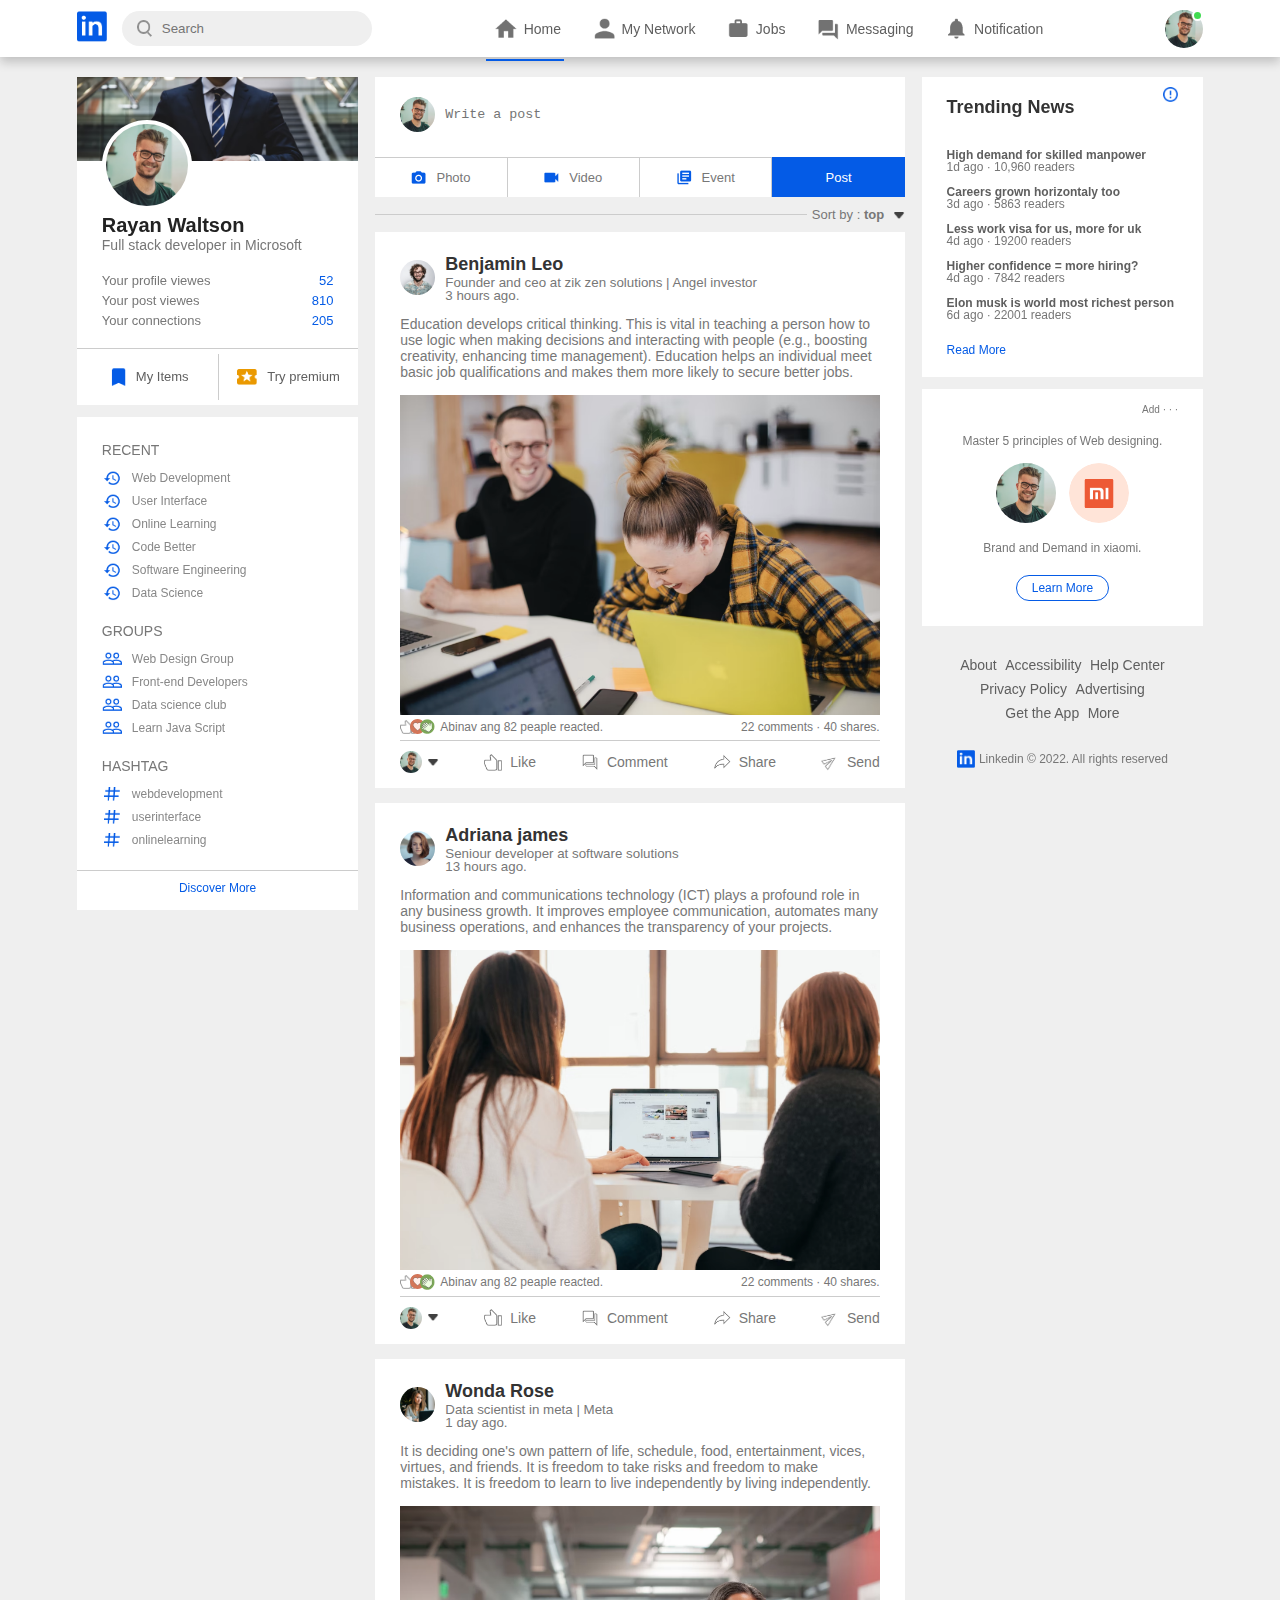
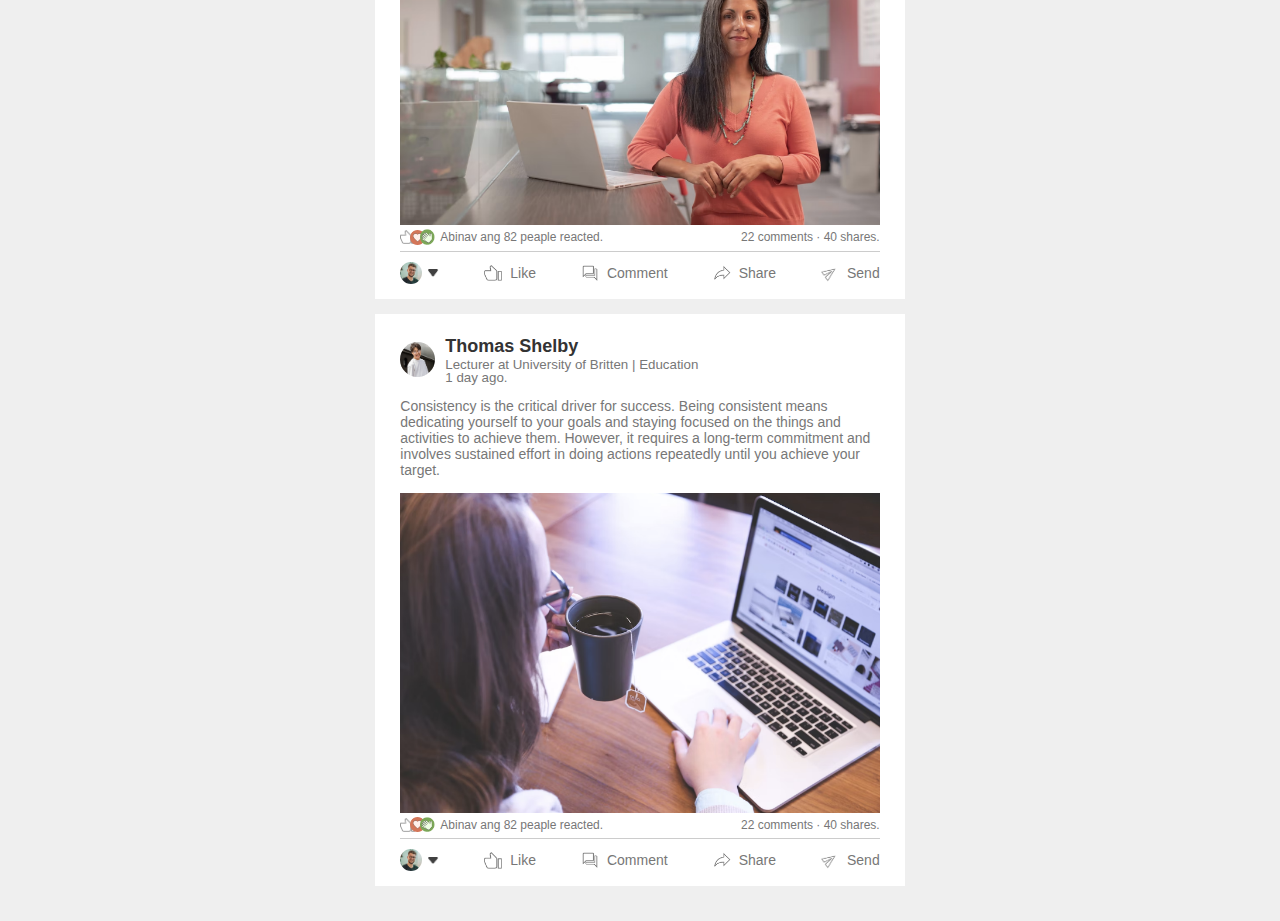
<file: index.html>
<!DOCTYPE html>
<html lang="en">
<head>
    <meta charset="UTF-8">
    <meta name="viewport" content="width=device-width, initial-scale=1.0">
    <title>LinkedIn</title>
    <link rel="stylesheet" href="style.css">
</head>
<body> 

    <!-- ------------------------------Nav Bar------------------------------------- -->

    <nav class="navbar">
        <div class="navbar-left">
            <a href="index.html" class="logo"><img src="images/logo.png"></a>
            <div class="search-box">
                <img src="images/search.png">
                <input type="text" placeholder="Search">
            </div>
        </div>
        <div class="navbar-center">
            <ul>
                <li><a href="#" class="active-link"><img src="images/home.png"><span>Home</span></a></li>
                <li><a href="#"><img src="images/network.png"><span>My Network</span></a></li>
                <li><a href="#"><img src="images/jobs.png"><span>Jobs</span></a></li>
                <li><a href="#"><img src="images/message.png"><span>Messaging</span></a></li>
                <li><a href="#"><img src="images/notification.png"><span>Notification</span></a></li>
            </ul>
        </div>
        <div class="navbar-right">
            <div class="online">
                <img src="images/user-1.png" class="nav-profile-img">
            </div>
        </div>

    <!-- --------------------------------Settings Menu-------------------------- -->

        <div class="profile-menu-wrap" id="menu">
            <div class="profile-menu">
                <div id="dark-btn">
                    <span></span>
                </div>
                <div>
                    <div class="uder-info">
                        <img src="images/user-1.png">
                        <div>
                            <h3>Rayan Waltson</h3>
                            <a href="profile.html">See your Profile</a>
                        </div>
                    </div>
                </div>
                <hr>
                <a href="#" class="profile-menu-link">
                    <img src="images/feedback.png">
                    <p>Give Feedback</p>
                    <span>></span>
                </a>
                <a href="#" class="profile-menu-link">
                    <img src="images/setting.png">
                    <p>Settings & Privacy</p>
                    <span>></span>
                </a>
                <a href="#" class="profile-menu-link">
                    <img src="images/help.png">
                    <p>Help & Support</p>
                    <span>></span>
                </a>
                <a href="#" class="profile-menu-link">
                    <img src="images/display.png">
                    <p>Display & Accessibility</p>
                    <span>></span>
                </a>
                <a href="#" class="profile-menu-link">
                    <img src="images/logout.png">
                    <p>Log out</p>
                    <span>></span>
                </a>
            </div>
        </div>

    </nav>

    <!-- --------------------------------Content Area--------------------------------- -->

    <main class="container">

    <!-- --------------------------------Left Side Bar-------------------------------- -->

        <section class="left-sidebar">
            <div class="sidebar-profile-box">
                <img src="images/cover-pic.png" width="100%">
                <div class="sidebar-profile-info">
                    <img src="images/user-1.png">
                    <h1>Rayan Waltson</h1>
                    <h3>Full stack developer in Microsoft</h3>
                    <ul>
                        <li>Your profile viewes <span>52</span></li>
                        <li>Your post viewes <span>810</span></li>
                        <li>Your connections <span>205</span></li>
                    </ul>
                </div>
                <div class="sidebar-profile-link">
                    <a href="#"><img src="images/items.png">My Items</a>
                    <a href="#"><img src="images/premium.png">Try premium</a>
                </div>
            </div>

            <div class="sidebar-activity">
                <h3>RECENT</h3>
                <a href="#"><img src="images/recent.png">Web Development</a>
                <a href="#"><img src="images/recent.png">User Interface</a>
                <a href="#"><img src="images/recent.png">Online Learning</a>
                <a href="#"><img src="images/recent.png">Code Better</a>
                <a href="#"><img src="images/recent.png">Software Engineering</a>
                <a href="#"><img src="images/recent.png">Data Science</a>

                <h3>GROUPS</h3>
                <a href="#"><img src="images/group.png">Web Design Group</a>
                <a href="#"><img src="images/group.png">Front-end Developers</a>
                <a href="#"><img src="images/group.png">Data science club</a>
                <a href="#"><img src="images/group.png">Learn Java Script</a>

                <h3>HASHTAG</h3>
                <a href="#"><img src="images/hashtag.png">webdevelopment</a>
                <a href="#"><img src="images/hashtag.png">userinterface</a>
                <a href="#"><img src="images/hashtag.png">onlinelearning</a>

                <div class="discover-more-link">
                    <a href="#">Discover More</a>
                </div>

            </div>
            <p id="show-more-link">Show More <b>+</b></p>
        </section>

    <!-- -------------------------------Main Container-------------------------------- -->

        <section class="main-container">

            <div class="create-post">
                <div class="create-post-input">
                    <img src="images/user-1.png">
                    <textarea name="post" rows="2" placeholder="Write a post"></textarea>
                </div>
                <div class="create-post-links">
                    <li><img src="images/photo.png">Photo</li>
                    <li><img src="images/video.png">Video</li>
                    <li><img src="images/event.png">Event</li>
                    <li>Post</li>
                </div>
            </div>

            <div class="sort-by">
                <hr>
                <p>Sort by : <span>top <img src="images/down-arrow.png"></span> </p>
            </div>

            <article class="post">
                <div class="post-author">
                    <img src="images/user-2.png">
                    <div>
                        <h1>Benjamin Leo</h1>
                        <small>Founder and ceo at zik zen solutions | Angel investor</small>
                        <small>3 hours ago.</small>
                    </div>
                </div>
                <p>Education develops critical thinking. This is vital in teaching a person how to use logic when making decisions and interacting with people (e.g., boosting creativity, enhancing time management). Education helps an individual meet basic job qualifications and makes them more likely to secure better jobs.</p>
                <img src="images/post-image-1.png" width="100%">

                <div class="post-stats">
                    <div>
                        <img src="images/like.png">
                        <img src="images/love.png">
                        <img src="images/clap.png">
                        <span class="liked-users">Abinav ang 82 peaple reacted.</span>
                    </div>
                    <div>
                        <span>22 comments &middot; 40 shares.</span>
                    </div>
                </div>

                <div class="post-activity">
                    <div>
                        <img src="images/user-1.png" class="post-activity-user-icon">
                        <img src="images/down-arrow.png" class="post-activity-arrow-icon">
                    </div>
                    <div class="post-activity-link">
                        <img src="images/like.png">
                        <span>Like</span>
                    </div>
                    <div class="post-activity-link">
                        <img src="images/comment.png">
                        <span>Comment</span>
                    </div>
                    <div class="post-activity-link">
                        <img src="images/share.png">
                        <span>Share</span>
                    </div>
                    <div class="post-activity-link">
                        <img src="images/send.png">
                        <span>Send</span>
                    </div>
                </div>

            </article>

            <article class="post">
                <div class="post-author">
                    <img src="images/user-3.png">
                    <div>
                        <h1>Adriana james</h1>
                        <small>Seniour developer at software solutions</small>
                        <small>13 hours ago.</small>
                    </div>
                </div>
                <p>Information and communications technology (ICT) plays a profound role in any business growth. It improves employee communication, automates many business operations, and enhances the transparency of your projects.</p>
                <img src="images/post-image-2.png" width="100%">

                <div class="post-stats">
                    <div>
                        <img src="images/like.png">
                        <img src="images/love.png">
                        <img src="images/clap.png">
                        <span class="liked-users">Abinav ang 82 peaple reacted.</span>
                    </div>
                    <div>
                        <span>22 comments &middot; 40 shares.</span>
                    </div>
                </div>

                <div class="post-activity">
                    <div>
                        <img src="images/user-1.png" class="post-activity-user-icon">
                        <img src="images/down-arrow.png" class="post-activity-arrow-icon">
                    </div>
                    <div class="post-activity-link">
                        <img src="images/like.png">
                        <span>Like</span>
                    </div>
                    <div class="post-activity-link">
                        <img src="images/comment.png">
                        <span>Comment</span>
                    </div>
                    <div class="post-activity-link">
                        <img src="images/share.png">
                        <span>Share</span>
                    </div>
                    <div class="post-activity-link">
                        <img src="images/send.png">
                        <span>Send</span>
                    </div>
                </div>

            </article>

            <article class="post">
                <div class="post-author">
                    <img src="images/user-4.png">
                    <div>
                        <h1>Wonda Rose</h1>
                        <small>Data scientist in meta | Meta</small>
                        <small>1 day ago.</small>
                    </div>
                </div>
                <p>It is deciding one's own pattern of life, schedule, food, entertainment, vices, virtues, and friends. It is freedom to take risks and freedom to make mistakes. It is freedom to learn to live independently by living independently.</p>
                <img src="images/post-image-3.png" width="100%">

                <div class="post-stats">
                    <div>
                        <img src="images/like.png">
                        <img src="images/love.png">
                        <img src="images/clap.png">
                        <span class="liked-users">Abinav ang 82 peaple reacted.</span>
                    </div>
                    <div>
                        <span>22 comments &middot; 40 shares.</span>
                    </div>
                </div>

                <div class="post-activity">
                    <div>
                        <img src="images/user-1.png" class="post-activity-user-icon">
                        <img src="images/down-arrow.png" class="post-activity-arrow-icon">
                    </div>
                    <div class="post-activity-link">
                        <img src="images/like.png">
                        <span>Like</span>
                    </div>
                    <div class="post-activity-link">
                        <img src="images/comment.png">
                        <span>Comment</span>
                    </div>
                    <div class="post-activity-link">
                        <img src="images/share.png">
                        <span>Share</span>
                    </div>
                    <div class="post-activity-link">
                        <img src="images/send.png">
                        <span>Send</span>
                    </div>
                </div>

            </article>

            <article class="post">
                <div class="post-author">
                    <img src="images/user-5.png">
                    <div>
                        <h1>Thomas Shelby</h1>
                        <small>Lecturer at University of Britten | Education</small>
                        <small>1 day ago.</small>
                    </div>
                </div>
                <p>Consistency is the critical driver for success. Being consistent means dedicating yourself to your goals and staying focused on the things and activities to achieve them. However, it requires a long-term commitment and involves sustained effort in doing actions repeatedly until you achieve your target.</p>
                <img src="images/post-image-4.png" width="100%">

                <div class="post-stats">
                    <div>
                        <img src="images/like.png">
                        <img src="images/love.png">
                        <img src="images/clap.png">
                        <span class="liked-users">Abinav ang 82 peaple reacted.</span>
                    </div>
                    <div>
                        <span>22 comments &middot; 40 shares.</span>
                    </div>
                </div>

                <div class="post-activity">
                    <div>
                        <img src="images/user-1.png" class="post-activity-user-icon">
                        <img src="images/down-arrow.png" class="post-activity-arrow-icon">
                    </div>
                    <div class="post-activity-link">
                        <img src="images/like.png">
                        <span>Like</span>
                    </div>
                    <div class="post-activity-link">
                        <img src="images/comment.png">
                        <span>Comment</span>
                    </div>
                    <div class="post-activity-link">
                        <img src="images/share.png">
                        <span>Share</span>
                    </div>
                    <div class="post-activity-link">
                        <img src="images/send.png">
                        <span>Send</span>
                    </div>
                </div>

            </article>


        </section>

    <!-- -------------------------------Right Side Bar-------------------------------- -->

        <section class="right-sidebar">

            <div class="siebar-news">
                <img src="images/more.png">
                <h3>Trending News</h3>
                
                <a href="#">High demand for skilled manpower</a>
                <span>1d ago &middot; 10,960 readers</span>

                <a href="#">Careers grown horizontaly too</a>
                <span>3d ago &middot; 5863 readers</span>

                <a href="#">Less work visa for us, more for uk</a>
                <span>4d ago &middot; 19200 readers</span>

                <a href="#">Higher confidence = more hiring?</a>
                <span>4d ago &middot; 7842 readers</span>

                <a href="#">Elon musk is world most richest person</a>
                <span>6d ago &middot; 22001 readers</span>

                <a href="#" class="read-more-link">Read More</a>

            </div>

            <div class="sidebar-add">
                <small>Add &middot; &middot; &middot;</small>
                <p>Master 5 principles of  Web designing.</p>
                <div>
                    <img src="images/user-1.png">
                    <img src="images/mi-logo.png">
                </div>
                <b>Brand and Demand in xiaomi.</b>
                <a href="#" class="add-link">Learn More</a>
            </div>

            <div class="sidebar-useful-links">
                <a href="#">About</a>
                <a href="#">Accessibility</a>
                <a href="#">Help Center</a>
                <a href="#">Privacy Policy</a>
                <a href="#">Advertising</a>
                <a href="#">Get the App</a>
                <a href="#">More</a>
            </div> 
            <div class="copy-right-msg">
                <img src="images/logo.png">
                <p>Linkedin &#169 2022. All rights reserved</p>
            </div>

        </section>
    </main>
    
    <script src="script.js"></script>
</body> 
</html>
</file>
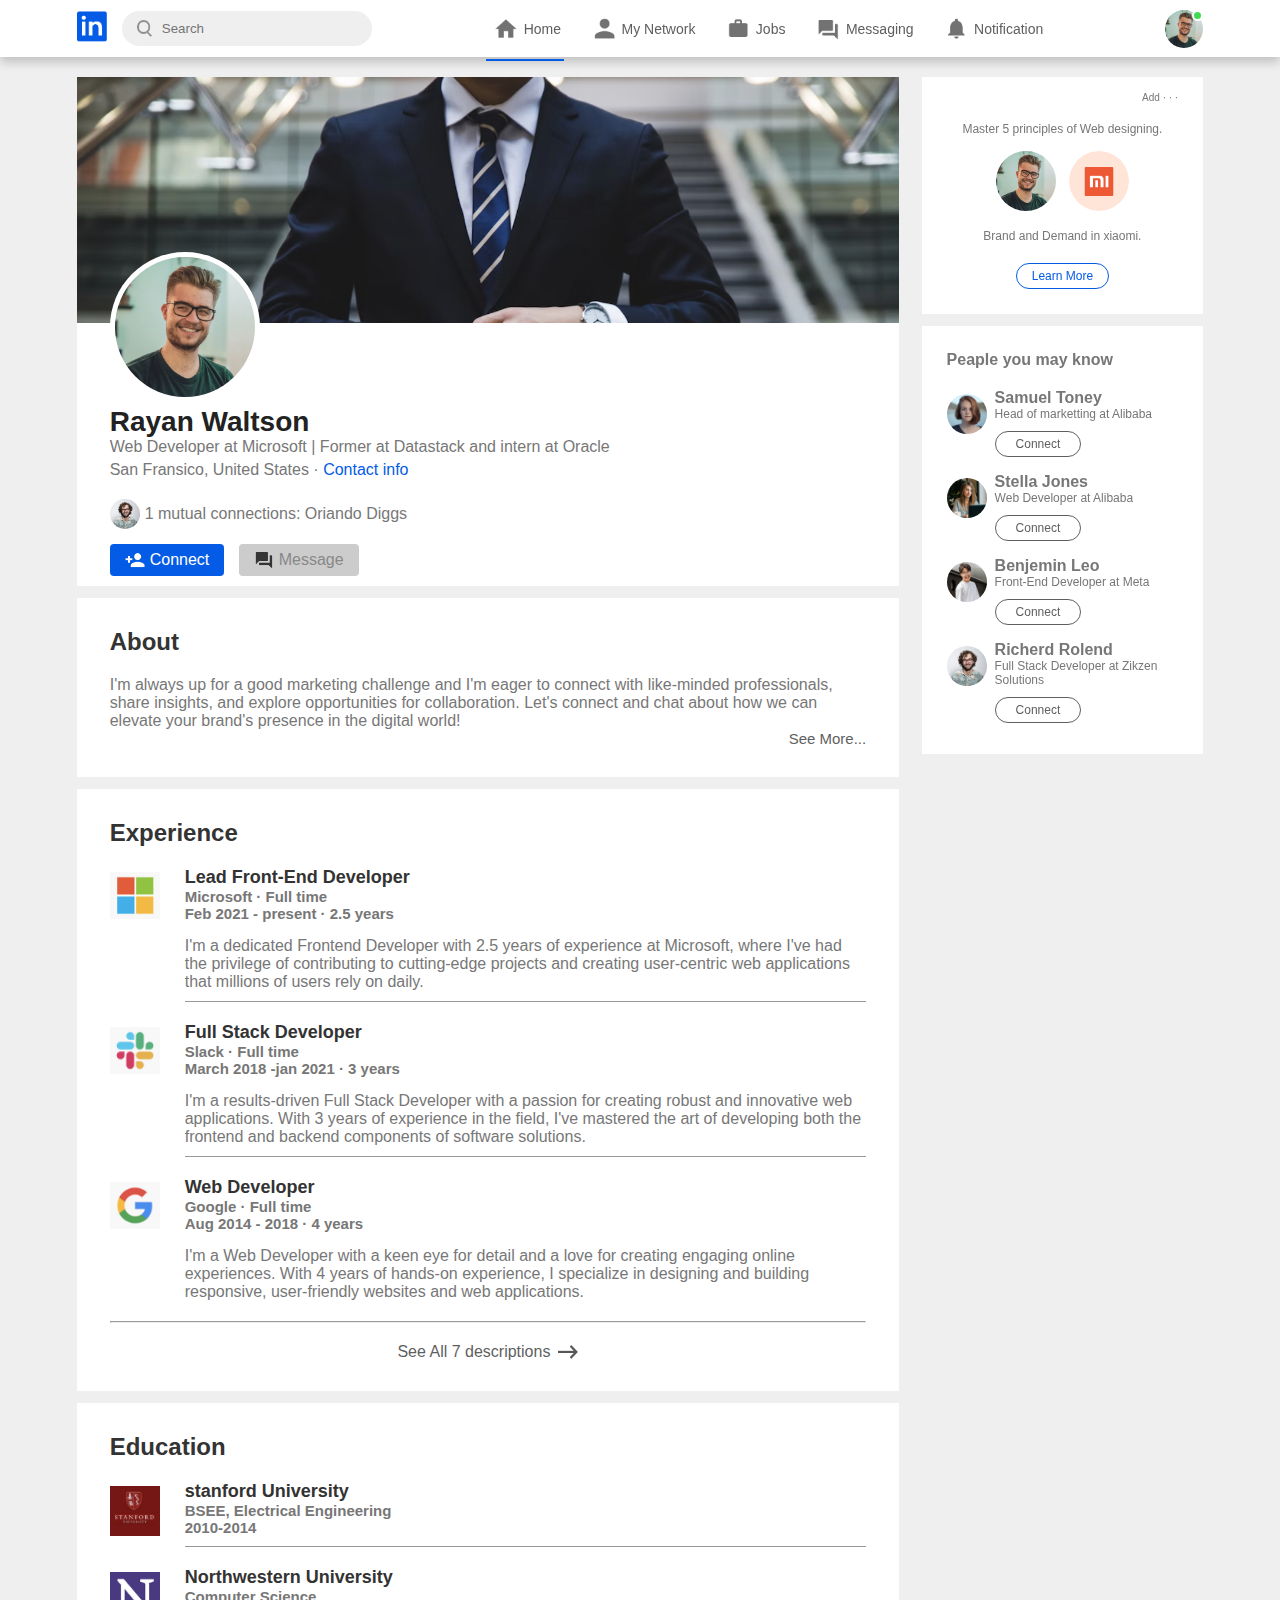
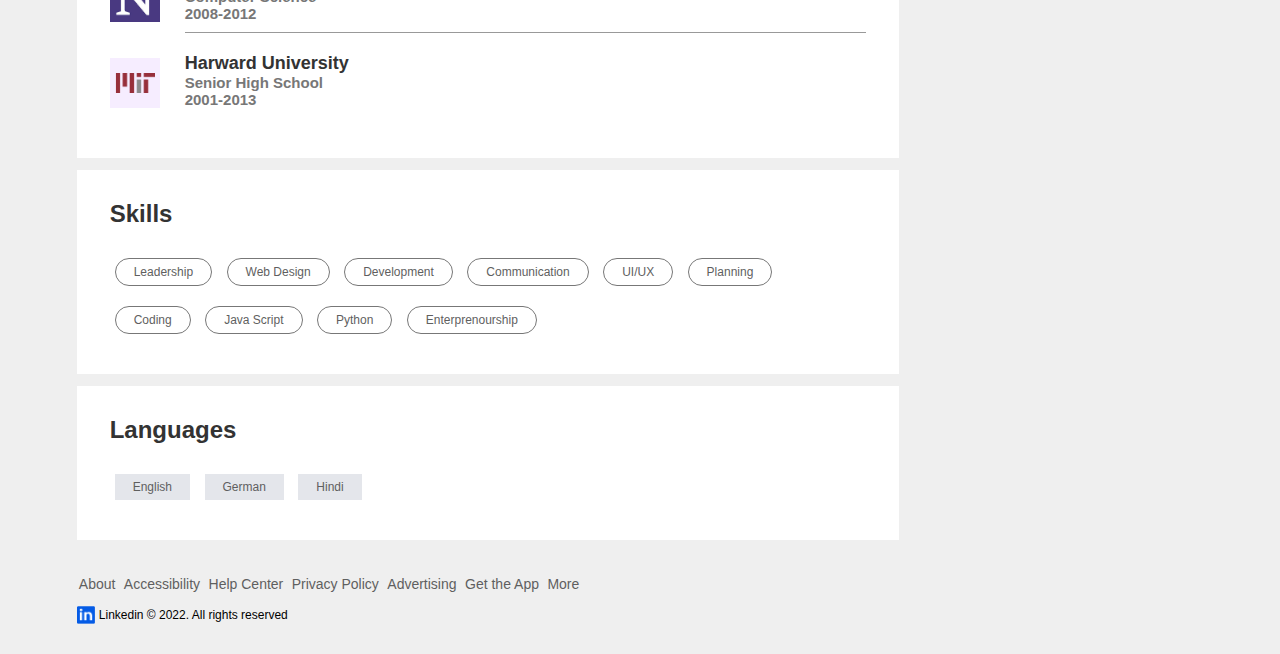
<file: profile.html>
<!DOCTYPE html>
<html lang="en">
<head>
    <meta charset="UTF-8">
    <meta name="viewport" content="width=device-width, initial-scale=1.0">
    <title>Linkedin Profile Page</title>
    <link rel="stylesheet" href="style.css">
</head>
<body>

    <nav class="navbar">
        <div class="navbar-left">
            <a href="index.html" class="logo"><img src="images/logo.png"></a>
            <div class="search-box">
                <img src="images/search.png">
                <input type="text" placeholder="Search">
            </div>
        </div>
        <div class="navbar-center">
            <ul>
                <li><a href="#" class="active-link"><img src="images/home.png"><span>Home</span></a></li>
                <li><a href="#"><img src="images/network.png"><span>My Network</span></a></li>
                <li><a href="#"><img src="images/jobs.png"><span>Jobs</span></a></li>
                <li><a href="#"><img src="images/message.png"><span>Messaging</span></a></li>
                <li><a href="#"><img src="images/notification.png"><span>Notification</span></a></li>
            </ul>
        </div>
        <div class="navbar-right">
            <div class="online">
                <img src="images/user-1.png" class="nav-profile-img">
            </div>
        </div>

    <!-- --------------------------------Settings Menu-------------------------- -->

        <div class="profile-menu-wrap" id="menu">
            <div class="profile-menu">
                <div id="dark-btn">
                    <span></span>
                </div>
                <div>
                    <div class="uder-info">
                        <img src="images/user-1.png">
                        <div>
                            <h3>Rayan Waltson</h3>
                            <a href="profile.html">See your Profile</a>
                        </div>
                    </div>
                </div>
                <hr>
                <a href="#" class="profile-menu-link">
                    <img src="images/feedback.png">
                    <p>Give Feedback</p>
                    <span>></span>
                </a>
                <a href="#" class="profile-menu-link">
                    <img src="images/setting.png">
                    <p>Settings & Privacy</p>
                    <span>></span>
                </a>
                <a href="#" class="profile-menu-link">
                    <img src="images/help.png">
                    <p>Help & Support</p>
                    <span>></span>
                </a>
                <a href="#" class="profile-menu-link">
                    <img src="images/display.png">
                    <p>Display & Accessibility</p>
                    <span>></span>
                </a>
                <a href="#" class="profile-menu-link">
                    <img src="images/logout.png">
                    <p>Log out</p>
                    <span>></span>
                </a>
            </div>
        </div>

    </nav>

    <main class="container">

    <!-- ------------------------------Profile Main Area------------------------------ -->

        <section class="profile-main">

            <div class="profile-container">
                <img src="images/cover-pic.png" width="100%">
                <div class="profile-container-inner">
                    <img src="images/user-1.png" class="profile-pic">
                    <h1>Rayan Waltson</h1>
                    <b>Web Developer at Microsoft | Former at Datastack and intern at Oracle</b>
                    <p>San Fransico, United States &middot; <a href="#">Contact info</a></p>

                    <div class="mutual-connections">
                        <img src="images/user-2.png">
                        <span>1 mutual connections: Oriando Diggs</span>
                    </div>

                    <div class="profile-btn">
                        <a href="#"><img src="images/connect.png">Connect</a>
                        <a href="#"><img src="images/chat.png">Message</a>
                    </div>

                </div>
            </div>

            <div class="profile-description">
                <h2>About</h2>
                <p>I'm always up for a good marketing challenge and I'm eager to connect with like-minded professionals, share insights, and explore opportunities for collaboration. Let's connect and chat about how we can elevate your brand's presence in the digital world!</p>
                <a href="#" class="see-more-link">See More...</a>
            </div>

            <div class="profile-description">
                <h2>Experience</h2>

                <div class="profile-desc-row">
                    <img src="images/microsoft.png">
                    <div>
                        <h3>Lead Front-End Developer</h3>
                        <b>Microsoft &middot; Full time</b>
                        <b>Feb 2021 - present &middot; 2.5 years</b>
                        <p>I'm a dedicated Frontend Developer with 2.5 years of experience at Microsoft, where I've had the privilege of contributing to cutting-edge projects and creating user-centric web applications that millions of users rely on daily.</p>
                        <hr>
                    </div>
                </div>

                <div class="profile-desc-row">
                    <img src="images/slack.png">
                    <div>
                        <h3>Full Stack Developer</h3>
                        <b>Slack &middot; Full time</b>
                        <b>March 2018 -jan 2021 &middot; 3 years</b>
                        <p>I'm a results-driven Full Stack Developer with a passion for creating robust and innovative web applications. With 3 years of experience in the field, I've mastered the art of developing both the frontend and backend components of software solutions.</p>
                        <hr>
                    </div>
                </div>

                <div class="profile-desc-row">
                    <img src="images/google.png">
                    <div>
                        <h3>Web Developer</h3>
                        <b>Google &middot; Full time</b>
                        <b>Aug 2014 - 2018 &middot; 4 years</b>
                        <p>I'm a Web Developer with a keen eye for detail and a love for creating engaging online experiences. With 4 years of hands-on experience, I specialize in designing and building responsive, user-friendly websites and web applications.</p>
                    </div>
                </div>
                <hr>
                <a href="#" class="experience-link">See All 7 descriptions <img src="images/right-arrow.png"></a>

            </div>

            <div class="profile-description">
                <h2>Education</h2>

                <div class="profile-desc-row">
                    <img src="images/stanford.png">
                    <div>
                        <h3>stanford University</h3>
                        <b>BSEE, Electrical Engineering</b>
                        <b>2010-2014</b>
                        <hr>
                    </div>
                </div>

                <div class="profile-desc-row">
                    <img src="images/north.png">
                    <div>
                        <h3>Northwestern University</h3>
                        <b>Computer Science</b>
                        <b>2008-2012</b>
                        <hr>
                    </div>
                </div>

                <div class="profile-desc-row">
                    <img src="images/mit.png">
                    <div>
                        <h3>Harward University</h3>
                        <b>Senior High School</b>
                        <b>2001-2013</b>
                    </div>
                </div>
           
            </div>

            <div class="profile-description">
                <h2>Skills</h2>
                <a href="#" class="Skills-btn">Leadership</a>
                <a href="#" class="Skills-btn">Web Design</a>
                <a href="#" class="Skills-btn">Development</a>
                <a href="#" class="Skills-btn">Communication</a>
                <a href="#" class="Skills-btn">UI/UX</a>
                <a href="#" class="Skills-btn">Planning</a>
                <a href="#" class="Skills-btn">Coding</a>
                <a href="#" class="Skills-btn">Java Script</a>
                <a href="#" class="Skills-btn">Python</a>
                <a href="#" class="Skills-btn">Enterprenourship</a>
            </div>

            <div class="profile-description">
                <h2>Languages</h2>
                <a href="#" class="lang-btn">English</a>
                <a href="#" class="lang-btn">German</a>
                <a href="#" class="lang-btn">Hindi</a>
            </div>

        </section>

    <!-- ------------------------------Profile Sidebar------------------------------ -->
    
        <section class="profile-sidebar">

            <div class="sidebar-add">
                <small>Add &middot; &middot; &middot;</small>
                <p>Master 5 principles of  Web designing.</p>
                <div>
                    <img src="images/user-1.png">
                    <img src="images/mi-logo.png">
                </div>
                <b>Brand and Demand in xiaomi.</b>
                <a href="#" class="add-link">Learn More</a>
            </div> 

            <div class="sidebar-peaple">
                <h3>Peaple you may know</h3>

                <div class="sidebar-peaple-row">
                    <img src="images/user-3.png">
                    <div>
                        <h2>Samuel Toney</h2>
                        <p>Head of marketting at Alibaba</p>
                        <a href="#">Connect</a>
                    </div>
                </div>

                <div class="sidebar-peaple-row">
                    <img src="images/user-4.png">
                    <div>
                        <h2>Stella Jones</h2>
                        <p>Web Developer at Alibaba</p>
                        <a href="#">Connect</a>
                    </div>
                </div>

                <div class="sidebar-peaple-row">
                    <img src="images/user-5.png">
                    <div>
                        <h2>Benjemin Leo</h2>
                        <p>Front-End Developer at Meta</p>
                        <a href="#">Connect</a>
                    </div>
                </div>

                <div class="sidebar-peaple-row">
                    <img src="images/user-2.png">
                    <div>
                        <h2>Richerd Rolend</h2>
                        <p>Full Stack Developer at Zikzen Solutions</p>
                        <a href="#">Connect</a>
                    </div>
                </div>

            </div>

        </section>
    </main>

    <footer>
        <div class="sidebar-useful-links">
            <a href="#">About</a>
            <a href="#">Accessibility</a>
            <a href="#">Help Center</a>
            <a href="#">Privacy Policy</a>
            <a href="#">Advertising</a>
            <a href="#">Get the App</a>
            <a href="#">More</a>
        </div> 
        <div class="copy-right-msg">
            <img src="images/logo.png">
            <p>Linkedin &#169 2022. All rights reserved</p>
        </div>
    </footer>
    
    <script src="script.js"></script>
</body>
</html>
</file>
<file: style.css>
*{
    margin: 0;
    padding: 0;
    box-sizing: border-box;
}
:root{
    --nav-color:#fff;
    --body-color:#efefef;
}
.dark-theme{
    --body-color:#0a0a0a;
    --nav-color:#000;
    --bg-color:#000;
}
a{
    text-decoration: none;
    color: #5f5f5f;
}
body{
    background: var(--body-color);
    font-family: 'poppins',sans-serif;
}
.sidebar-activity{
    background-color: var(--nav-color);
    padding: 5px 25px;
    margin: 12px 0;
}
.sidebar-activity h3{
    color: #777;
    font-size: 14px;
    font-weight: 500;
    margin: 20px 0 10px;
}
.sidebar-activity a{
    display: flex;
    align-items: center;
    font-size: 12px;
    font-weight: 500;
    color: #888;
    margin: 3px 0;
}
.sidebar-activity a img{
    width: 20px;
    margin-right: 10px;
}
.discover-more-link{
    border-top: solid 1px #ccc;
    margin-left: -25px;
    margin-right:-25px ;
    margin-top: 20px;
    text-align: center;
}
.discover-more-link a{
    color: #045be6;
    margin: 10px 0;
    display: inline-block;
}


/* -----------------------------------------NAV BAR-------------------------------- */


.navbar{
    display: flex;
    justify-content: space-between;
    align-items: center;
    padding: 6px 6%;
    background: var(--nav-color) ;
    position: sticky;
    top: 0;
    z-index: 100;
    box-shadow: 0 5px 10px rgba(0,0,0,0.2);
}
.logo img{
    width: 30px;
    margin-right: 15px;
    display: block;
}
.navbar-center ul li{
    list-style: none;
    display: inline-block;
}
.navbar-center ul li img{
    width: 35px;
}
.navbar-center ul li a{
    display: flex;
    align-items: center;
    justify-content: center;
    margin: 5px 8px;
    font-size: 14px;
    padding-right: 5px;
    position: relative;
}
.navbar-center ul li a::after{
    content: "";
    width: 0;
    height: 2px;
    background: #045be6;
    position: absolute;
    bottom: -15px;
    transition: width 0.3s;
}
.navbar-center ul li a:hover::after,
.navbar-center ul li a.active-link::after{
    width: 100%;
}
 
.nav-profile-img{
    width: 38px;
    border-radius: 50%;
    display: block;
    position: relative;
    cursor: pointer;
}
.online{
    position: relative;

}
.online::after{
    content: "";
    width: 7px;
    height: 7px;
    border: 2px solid var(--nav-color);
    border-radius: 50%;
    background: #41db51;
    position: absolute;
    top: 0;
    right: 0;
}
.navbar-left{
    display: flex;
}
.search-box{
    width: 250px;
    background-color: #efefef;
    border-radius: 20px;
    display: flex;
    align-items: center;
    padding: 0 15px;
}
.search-box img{
    width: 15px;
}
.search-box input{
    width: 100%;
    background-color: transparent;
    padding: 10px;
    outline: none;
    border: 0;
}


/* ----------------------------------------CONTENT AREA-------------------------------- */


.container{
    display: flex;
    justify-content: space-between;
    padding: 20px 6%;
    flex-wrap: wrap;
    color: #777;
}


/* ---------------------------------------Left SideBar-------------------------------- */


.left-sidebar{
    flex-basis: 25%;
    align-self: self-start;
    position: sticky;
    top: 73px;
}
.sidebar-profile-box{
    background-color: var(--nav-color);
}
.sidebar-profile-info{
    padding: 0 25px;
}
.sidebar-profile-info img{
    margin-top: -45px;
    width: 90px;
    border-radius: 50%;
    background: var(--nav-color);
    padding: 4px;
}
.sidebar-profile-info h1{
    font-size: 20px;
    font-weight: 600;
    color: #222;
}
.sidebar-profile-info h3{
    font-size: 14px;
    font-weight: 500;
    /* color: #777; */
}
.sidebar-profile-info ul{
    list-style: none;
    margin: 20px 0;
}
.sidebar-profile-info ul li{
    font-size: 13px;
    width: 100%;
    margin: 5px 0;
}
.sidebar-profile-info ul li span{
    float: right;
    color: #045be6;
}
.sidebar-profile-link{
    display: flex;
    align-items: center;
    border-top: 1px solid #ccc;
}
.sidebar-profile-link a{
    display: flex;
    align-items: center;
    justify-content: center;
    width: 50%;
    padding: 15px 0;
    font-size: 13px;
    border-left: 1px solid #ccc;
}
.sidebar-profile-link a:first-child{
    border-left: none;
}
.sidebar-profile-link a img{
    width: 20px;
    margin-right: 10px;
}
#show-more-link{
    display: none;
}

/* ---------------------------------------Right SideBar-------------------------------- */


.right-sidebar{
    flex-basis: 25%;
    align-self: flex-start;
    position: sticky;
    top: 73px;
}
.siebar-news{
    background: var(--nav-color);
    padding: 10px 25px;
}
.siebar-news img{
    float: right;
    width: 15px;
}
.siebar-news h3{
    font-size: 18px;
    font-weight: 600;
    color: #333;
    margin: 10px 0 30px;
}
.siebar-news a{
    display: block;
    font-size: 12px;
    font-weight: 600;
    margin-top: 10px;
    margin-bottom: -5px;
    
}
.siebar-news span{
    font-size: 12px;
    /* color: #777; */
}
.siebar-news .read-more-link{
    color: #045be6;
    font-weight: 500;
    margin: 20px 0 10px;
}
.sidebar-add{
    background-color: var(--nav-color);
    text-align: center;
    padding:15px 25px;
    margin: 12px 0;
    font-size: 12px;
}
.sidebar-add div img{
    width: 60px;
    border-radius: 50%;
    margin: 5px;
}
.sidebar-add small{
    float: right;
    font-weight: 500;
}
.sidebar-add p{
    margin-top: 30px;
    margin-bottom: 10px;
}
.sidebar-add b{
    display: block;
    font-weight: 500;
    margin-top: 10px;
}
.add-link{
    display: inline-block;
    padding: 5px 15px;
    border-radius: 30px;
    border: #045be6 solid 1px;
    margin: 20px auto 10px;
    color:#045be6;
    font-weight: 500;
}
.sidebar-useful-links{
    padding: 15px 25px;
    text-align: center;
}
.sidebar-useful-links a{
    display: inline-block;
    font-size: 14px;
    margin: 4px 2px;
}
.copy-right-msg{
    display: flex;
    align-items: center;
    justify-content: center;
    font-size: 12px;
    margin-top: 10px;
    font-weight: 500;
    /* color: #777; */
}
.copy-right-msg img{
    width: 18px;
    margin-right: 4px;
}

/* ----------------------------------------Main Content-------------------------------- */


.main-container{
    flex-basis: 47%;
}
.create-post{
    background-color: var(--nav-color);
}
.create-post-input{
    padding: 20px 25px 20px;
    display: flex;
    align-items: flex-start;
}
.create-post-input img{
    width: 35px;
    border-radius: 50%;
    margin-right: 10px;
}
.create-post-input textarea{
    width: 100%;
    resize: none;
    border: none;
    outline: none;
    background: transparent;
    margin-top: 10px;
}
::placeholder{
    font-weight: 500;
}
.create-post-links{
    display: flex;
    align-items: flex-start;
}
.create-post-links li{
    list-style: none;
    border-top: 1px solid #ccc;
    border-right: 1px solid #ccc;
    display: flex;
    align-items: center;
    flex-basis: 25%;
    height: 40px;
    font-size: 13px;
    justify-content: center;
    cursor: pointer;
}
.create-post-links li:last-child{
    border-right: 0;
    background-color: #045be6;
    color: var(--nav-color);
    border-top: 0;
}
.create-post-links li img{
    width: 15px;
    margin-right: 10px;
}
.sort-by{
    display: flex;
    align-items: center;
    margin: 10px 0;
}
.sort-by hr{
    border: none;
    height: 1px;
    flex: 1;
    background: #ccc;
}
.sort-by p{
    font-size: 13px;
    padding-left: 5px;
}
.sort-by span{
    font-weight: 600;
    cursor: pointer;
}
.sort-by span img{
    width: 12px;
    margin-left: 5px;
}
.post{
    background: var(--nav-color);
    padding: 2px 25px 5px;
    margin: 5px 0 15px;
}
.post-author{
    display: flex;
    align-items: center;
    margin-top: 20px;
    gap: 10px;
}
.post-author img{
    width: 35px;
    border-radius: 50%;
}
.post-author h1{
    font-size: 18px;
    font-weight: 600;
    color: #333;
}
.post-author small{
    display: block;
    margin-bottom: -2px;
}
.post p{
    font-size: 14px;
    margin-bottom: 15px;
    margin-top: 15px;
}
.post-stats{
    display: flex;
    flex-wrap: wrap;
    align-items: center;
    justify-content: space-between;
    font-size: 12px;
    border-bottom: 1px solid #ccc;
    padding-bottom: 6px;
}
.post-stats div{
    display: flex;
    align-items: center;
}
.post-stats img{
    width: 15px;
    margin-right: -5px;
}
.liked-users{
    margin-left: 10px;
}
.post-activity{
    display: flex;
    align-items: center;
    justify-content: space-between;
    padding: 10px 0;
    font-size: 14px;
    font-weight: 500;
}
.post-activity div{
    display: flex;
    align-items: center;
}
.post-activity-user-icon{
    width: 22px;
    border-radius: 50%;
}
.post-activity-arrow-icon{
    width: 12px;
    margin-left: 5px;
}
.post-activity-link img{
    width: 18px;
    margin-right: 8px;
}


/* ----------------------------------------Settings Menu------------------------------- */


.profile-menu-wrap{
    position:absolute ;
    top: 85%;
    right: 5%;
    width: 330px;
    overflow: hidden;
    transition: max-height 0.3s;
    max-height: 0;
}
.menu-open{
    max-height: 400px;
}
.profile-menu{
    background: var(--body-color);
    color: #777;
    padding: 20px;
    margin: 10px;
    box-shadow: 5px 5px 8px rgba(0,0,0,0.2);
}
.uder-info{
    display: flex;
    align-items: center;
}
.uder-info img{
    width: 45px;
    border-radius: 50%;
    margin-right: 10px;
}
.uder-info h3{
    font-weight: 500;
    margin-bottom: -7px;
    padding-bottom: 5px;
}
.uder-info a{
    color: #777;
    font-size: 13px;
}
.profile-menu hr{
    border: none;
    height: 1px;
    background: #888;
    width: 100%;
    margin: 15px 0 10px;
}
.profile-menu-link{
    display: flex;
    align-items: center;
    color: #777;
    margin: 12px 0;
    font-size: 14px;
}
.profile-menu-link p{
    width: 100%;
}
.profile-menu-link img{
    width: 35px;
    border-radius: 50%;
    margin-right: 15px;
}
#dark-btn{
    position: absolute;
    top: 42px;
    right: 30px;
    background: #ccc;
    width: 45px;
    border-radius: 15px;
    padding: 2px 3px;
    cursor: pointer;
    display: flex;
    transition: padding-left 0.5s, background 0.5s;
}
#dark-btn span{
    width: 18px;
    height: 18px;
    background-color: var(--nav-color);
    border-radius: 50%;
    display: inline-block;
}
#dark-btn.dark-btn-on{
    padding-left: 23px;
    background: #fff;

}


/* --------------------------------------------------------------------------------
-------------------------------profile Menu---------------------------------------- */

/* ------------------------------Profile Main---------------------------------------- */


.profile-main{
    flex-basis: 73%;
}
.profile-container{
    background: var(--nav-color);
}
.profile-container-inner{
    padding: 0 4% 10px;
}
.profile-pic{
    width: 150px;
    border-radius: 50%;
    margin-top: -75px;
    padding: 5px;
    background: var(--nav-color);
}
.profile-container h1{
    font-size: 28px;
    font-weight: 600;
    color: #222;
}
.profile-container b{
    font-weight: 500;
}
.profile-container p{
    margin-top: 5px;
}
.profile-container p a{
    color: #045be6;
    font-weight: 500;
}
.mutual-connections{
    display: flex;
    align-items: center;
    margin-top: 20px;
}
.mutual-connections img{
    width: 30px;
    border-radius: 50%;
    margin-right: 5px;
}
.profile-btn a{
    background: #045be6;
    padding: 6px 15px;
    color: #fff;
    display: inline-flex;
    align-items: center;
    border-radius: 4px;
    margin-right: 10px;
    margin-top: 15px;
    
}
.profile-btn a:last-child{
    background: #ccc;
    color: #888;
}
.profile-btn a img{
    width: 20px;
    margin-right: 5px;
}
.profile-description{
    background: var(--nav-color);
    padding: 20px 4% 30px;
    margin: 12px 0;
}
.profile-description h2{
    margin: 10px 0 20px;
    color: #333;
    font-weight: 600;
}
.see-more-link{
    display: block;
    text-align: right;
    font-size: 15px;
}
.profile-desc-row{
    display: flex;
    align-items: flex-start;
    margin: 20px 0;
}
.profile-desc-row img{
    width: 50px;
    margin-right: 25px;
    margin-top: 5px;
}
.profile-desc-row div{
    width: 100%;
}
.profile-desc-row h3{
    font-size: 18px;
    font-weight: 600;
    color: #333;
}
.profile-desc-row b{
    display: block;
    font-weight: 600;
    font-size: 15px;
}
.profile-desc-row p{
    margin-top: 15px;
}
.profile-desc-row hr{
    border: 0;
    border-bottom: 1px solid #999;
    margin-top: 10px;
}
.experience-link{
    display: flex;
    align-items: center;
    justify-content: center;
    font-weight: 500;
    padding-top: 20px;
}
.experience-link img{
    width: 20px;
    margin-left: 8px;
}
.Skills-btn{
    display: inline-block;
    margin: 10px 5px;
    padding: 6px 18px;
    border-radius: 30px;
    border: 1px solid #777;
    font-size: 12px;
    font-weight: 500;
}
.lang-btn{
    display: inline-block;
    margin: 10px 5px;
    padding: 6px 18px;
    background: #e4e6eb;
    font-size: 12px;
    font-weight: 500;
}


/* ----------------------Profile sidebar--------------------------------------- */

.profile-sidebar{
    flex-basis: 25%;
    align-self: flex-start;
    position: sticky;
    top: 73px;
    margin: 0;
}
.profile-sidebar .sidebar-add{
    margin: 0;
}
.sidebar-peaple{
    background: var(--nav-color);
    padding: 15px 25px;
    margin: 12px 0;
    font-size: 12px;
}
.sidebar-peaple h3{
    font-size: 16px;
    font-weight: 600;
    margin: 10px 0 20px;
}
.sidebar-peaple-row{
    display: flex;
    align-items: flex-start;
    margin: 6px 0;
}
.sidebar-peaple-row img{
     width: 40px;
     border-radius: 50%;
     margin-right: 8px;
     margin-top: 5px;
}
.sidebar-peaple-row h2{
    font-size: 16px;
    font-weight: 600;
}
.sidebar-peaple-row a{
    display: inline-block;
    margin: 10px 0;
    padding: 5px 20px;
    border: 1px solid #5f5f5f;
    border-radius: 30px;
    font-weight: 500;
} 

footer{
    padding: 0 6% 30px;
}
footer .sidebar-useful-links{
    text-align: left;
    padding: 0;
}
footer .copy-right-msg{
    justify-content: flex-start;
}



/*---------------------------------------------------------------------------------
-------------------------------Media Query---------------------------------------*/

/*-----------------------------Main Page small screen-------------------------*/

@media only screen and (max-width:600px){
    .search-box{
        background: transparent;
        width: auto;
        padding: 0;
    }
    .search-box input{
        width: 0;
        padding: 0;
    }
    .navbar-center ul li a{
        padding-right: 0;
        margin: 5px;
    }
    .navbar-center ul li a span{
        display: none;
    }
    .nav-profile-img{
        width: 30px;
    }
    .container{
        padding: 15px 3%;
    }
    .left-sidebar,.right-sidebar{
        position: relative;
        top: unset;
        flex-basis: 100%;
    }
    .main-container{
        flex-basis: 100%;
    }
    .post-stats div{
        margin: 2px 0;
    }
    .post-activity-link span{
        display: none;
    }
    .post-activity-link img{
        margin-right: 0;
    }
}

/*---------------------------Profile Page small screen--------------------------*/

@media only screen and (max-width:600px){
    .profile-main,.profile-sidebar{
        flex-basis: 100%;
    }
    .profile-container{
        font-size: 14px;
    }
    .profile-pic{
        width: 130px;
        margin-top: -50px;
    }
    .profile-description{
        font-size: 14px;
    }
    #show-more-link{
        display: block;
        width: fit-content;
        margin: 10px auto;
        font-size: 14px;
        cursor: pointer;
    }
    .sidebar-activity{
        display: none;
    }
    .open-activity{
        display: block;
    }
}
</file>
